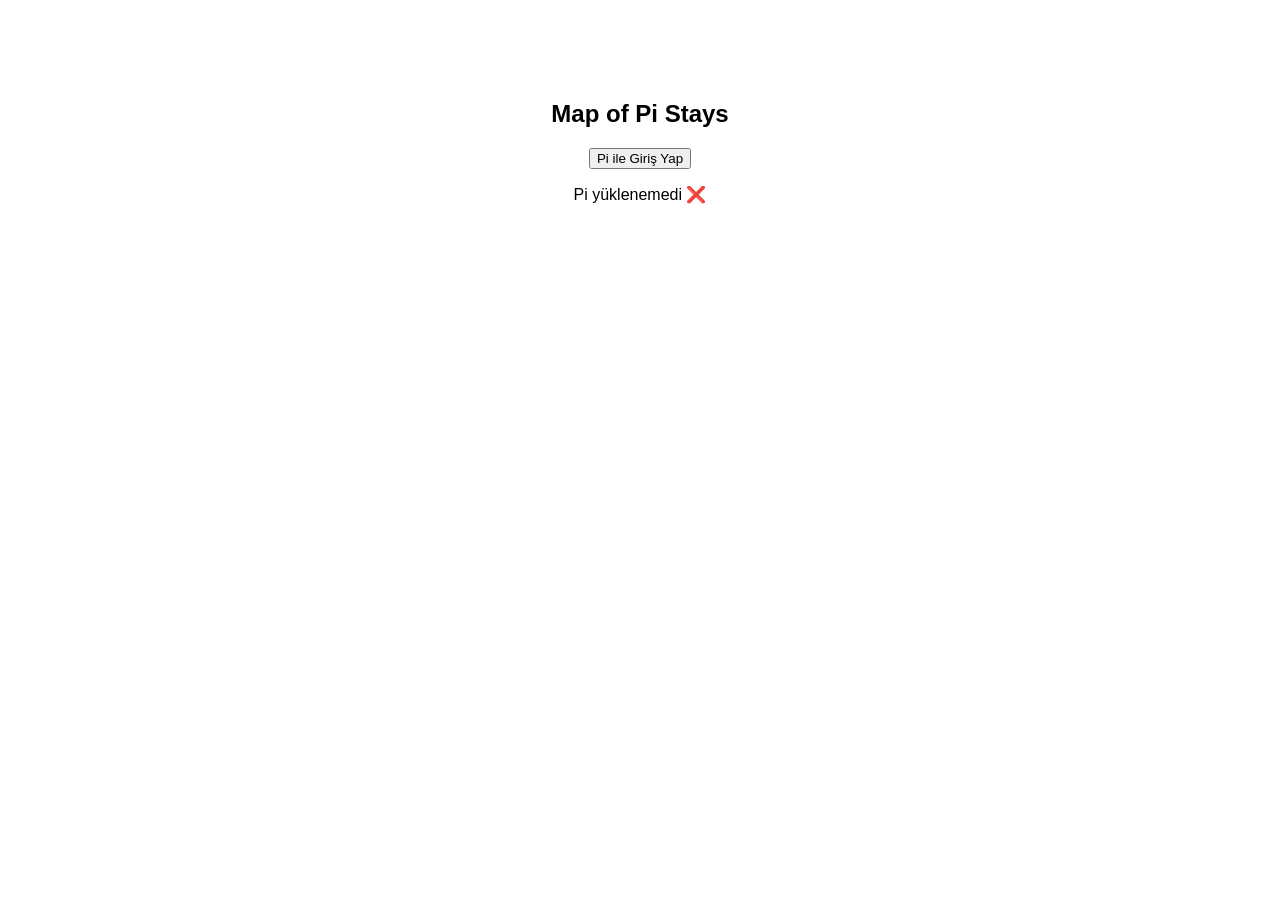
<file: payment.html>
<!DOCTYPE html>
<html>
<head>
<meta charset="UTF-8">
<script src="https://sdk.minepi.com/pi-sdk.js"></script>
</head>

<body style="text-align:center;margin-top:100px;font-family:Arial;">

<h2>Map of Pi Stays</h2>

<button id="loginBtn">Pi ile Giriş Yap</button>

<p id="t">Hazırlanıyor...</p>

<script>
let user = null;

window.onload = async function () {
  try {
    await Pi.init({ version: "2.0", sandbox: true });
    document.getElementById("t").innerText = "Hazır 👍";
  } catch (e) {
    document.getElementById("t").innerText = "Pi yüklenemedi ❌";
  }
};

document.getElementById("loginBtn").onclick = async function () {
  document.getElementById("t").innerText = "Giriş yapılıyor...";

  try {
    user = await Pi.authenticate(["username"]);

    document.getElementById("t").innerHTML =
      "Giriş başarılı ✅<br><br>Hoş geldin " +
      user.username;

  } catch (e) {
    document.getElementById("t").innerText =
      "Giriş başarısız ❌";
  }
};
</script>

</body>
</html>
</file>
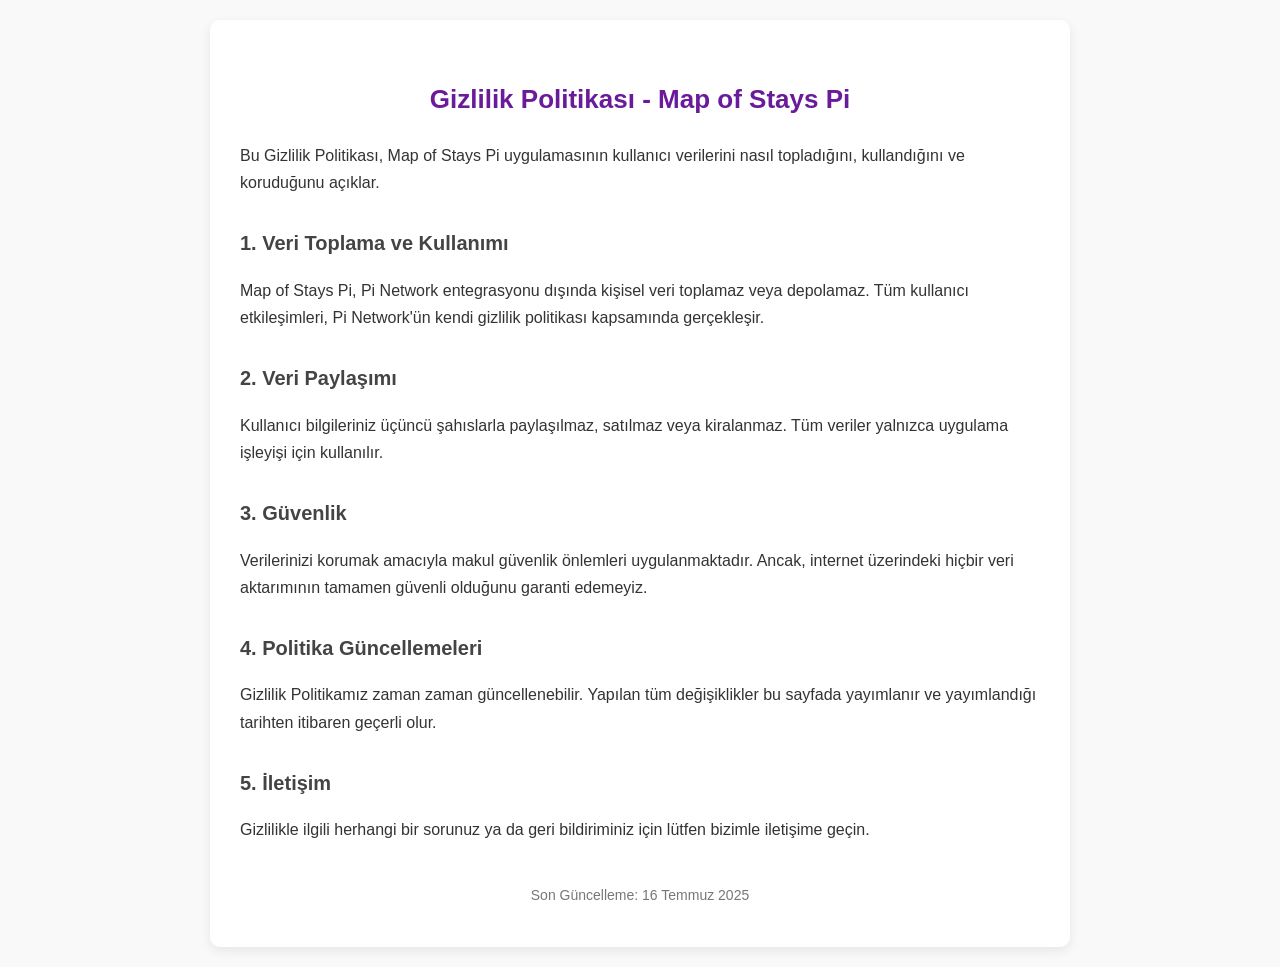
<file: privacy-policy.html>
<!DOCTYPE html>
<html lang="tr">
<head>
  <meta charset="UTF-8" />
  <meta name="viewport" content="width=device-width, initial-scale=1.0" />
  <title>Gizlilik Politikası - Map of Stays Pi</title>
  <style>
    body {
      font-family: 'Segoe UI', Tahoma, Geneva, Verdana, sans-serif;
      background-color: #f9f9f9;
      color: #333;
      margin: 0;
      padding: 20px;
      line-height: 1.7;
    }

    .container {
      max-width: 800px;
      margin: auto;
      background-color: #fff;
      padding: 40px 30px;
      box-shadow: 0 4px 12px rgba(0,0,0,0.08);
      border-radius: 10px;
    }

    h1 {
      font-size: 26px;
      color: #6a1b9a;
      margin-bottom: 20px;
      text-align: center;
    }

    h2 {
      font-size: 20px;
      color: #444;
      margin-top: 30px;
    }

    p {
      margin: 10px 0;
    }

    footer {
      text-align: center;
      font-size: 14px;
      margin-top: 40px;
      color: #777;
    }
  </style>
</head>
<body>
  <div class="container">
    <h1>Gizlilik Politikası - Map of Stays Pi</h1>

    <p>Bu Gizlilik Politikası, Map of Stays Pi uygulamasının kullanıcı verilerini nasıl topladığını, kullandığını ve koruduğunu açıklar.</p>

    <h2>1. Veri Toplama ve Kullanımı</h2>
    <p>Map of Stays Pi, Pi Network entegrasyonu dışında kişisel veri toplamaz veya depolamaz. Tüm kullanıcı etkileşimleri, Pi Network'ün kendi gizlilik politikası kapsamında gerçekleşir.</p>

    <h2>2. Veri Paylaşımı</h2>
    <p>Kullanıcı bilgileriniz üçüncü şahıslarla paylaşılmaz, satılmaz veya kiralanmaz. Tüm veriler yalnızca uygulama işleyişi için kullanılır.</p>

    <h2>3. Güvenlik</h2>
    <p>Verilerinizi korumak amacıyla makul güvenlik önlemleri uygulanmaktadır. Ancak, internet üzerindeki hiçbir veri aktarımının tamamen güvenli olduğunu garanti edemeyiz.</p>

    <h2>4. Politika Güncellemeleri</h2>
    <p>Gizlilik Politikamız zaman zaman güncellenebilir. Yapılan tüm değişiklikler bu sayfada yayımlanır ve yayımlandığı tarihten itibaren geçerli olur.</p>

    <h2>5. İletişim</h2>
    <p>Gizlilikle ilgili herhangi bir sorunuz ya da geri bildiriminiz için lütfen bizimle iletişime geçin.</p>

    <footer>Son Güncelleme: 16 Temmuz 2025</footer>
  </div>
</body>
</html>
</file>
